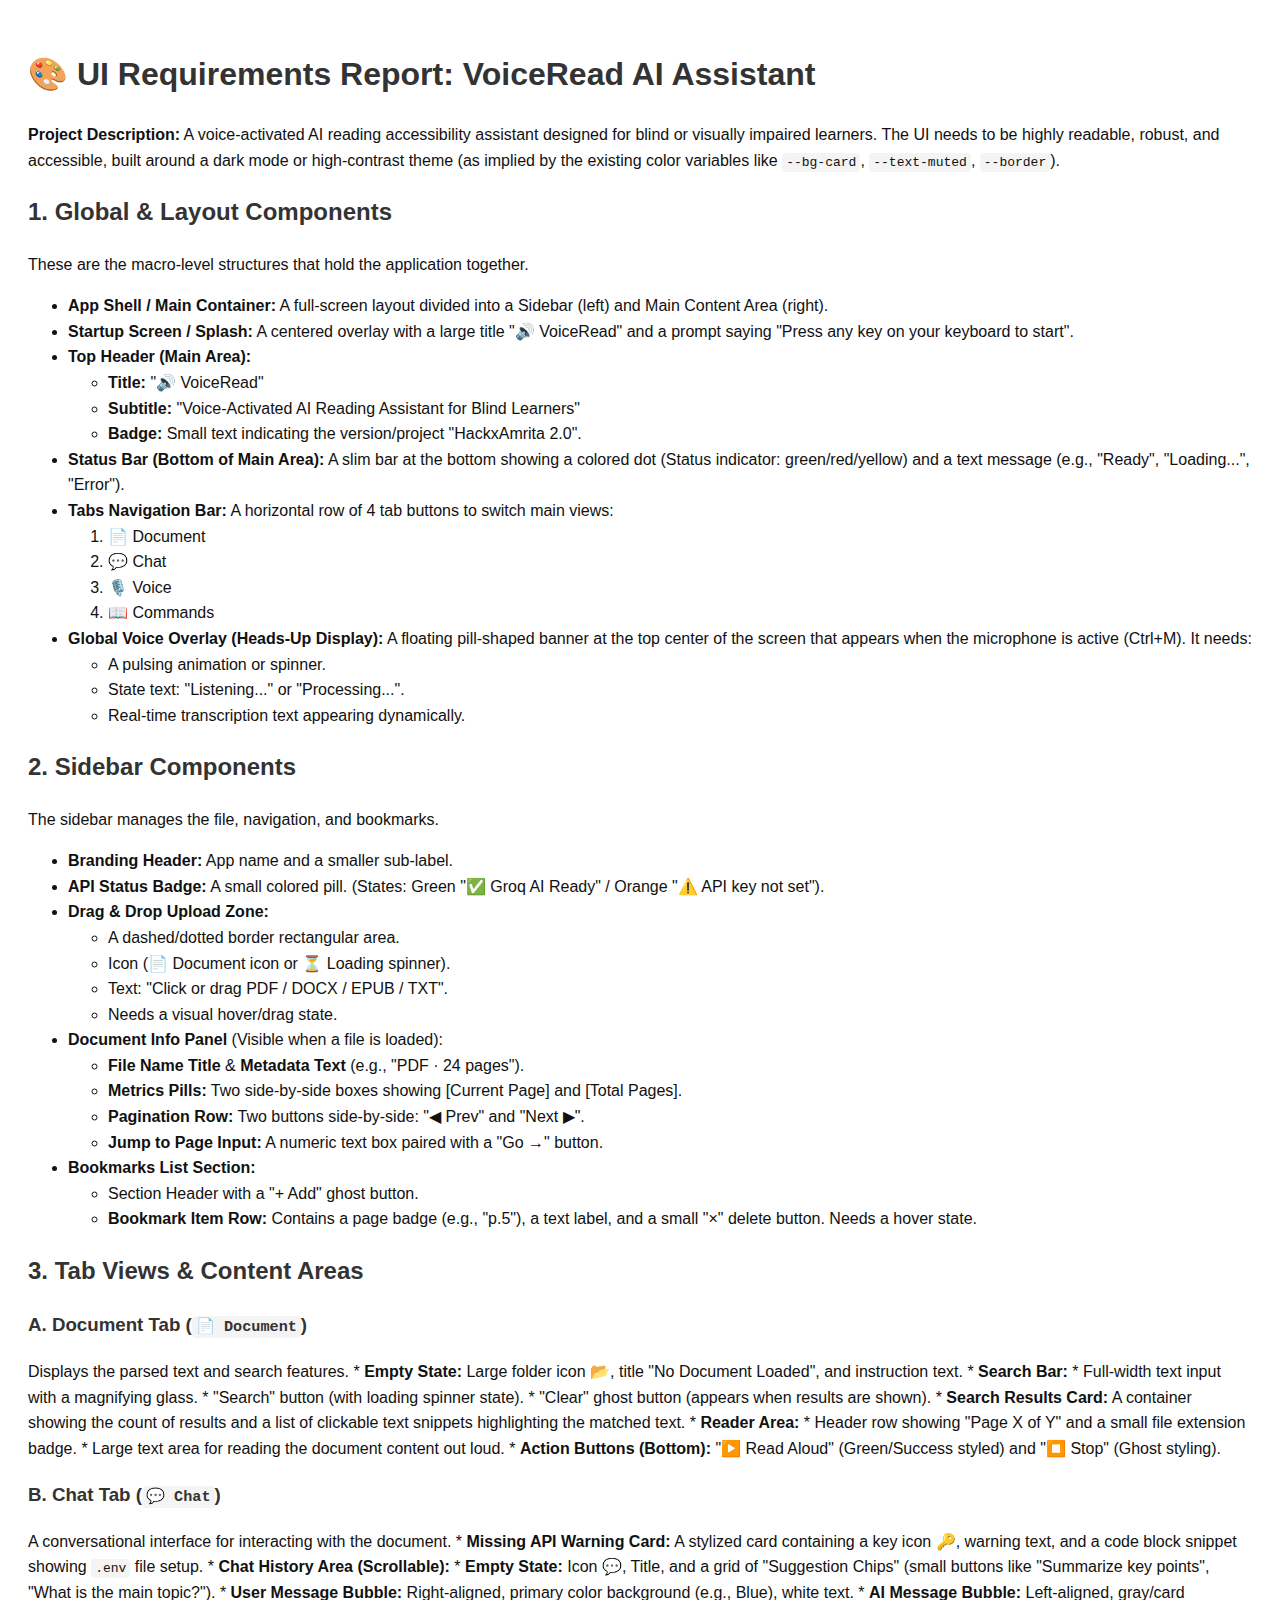
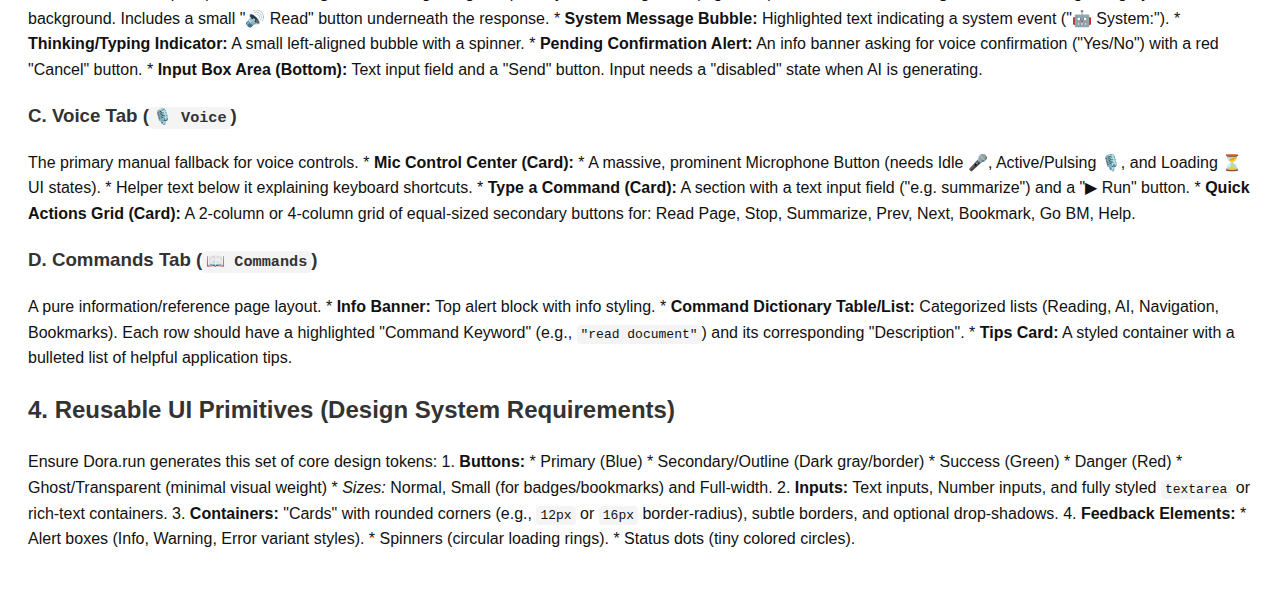
<file: UI_Requirements_Report.html>
<!DOCTYPE html>
<html>
<head>
<meta charset='utf-8'>
<title>UI Requirements Report</title>
<style>
body {
    font-family: Arial, sans-serif;
    line-height: 1.6;
    padding: 20px;
    color: #111;
}
h1, h2, h3 {
    color: #333;
}
code {
    background: #f4f4f4;
    padding: 2px 4px;
    border-radius: 4px;
}
</style>
</head>
<body>
<h1>🎨 UI Requirements Report: VoiceRead AI Assistant</h1>
<p><strong>Project Description:</strong> A voice-activated AI reading accessibility assistant designed for blind or visually impaired learners. The UI needs to be highly readable, robust, and accessible, built around a dark mode or high-contrast theme (as implied by the existing color variables like <code>--bg-card</code>, <code>--text-muted</code>, <code>--border</code>).</p>
<h2>1. Global &amp; Layout Components</h2>
<p>These are the macro-level structures that hold the application together.</p>
<ul>
<li><strong>App Shell / Main Container:</strong> A full-screen layout divided into a Sidebar (left) and Main Content Area (right).</li>
<li><strong>Startup Screen / Splash:</strong> A centered overlay with a large title "🔊 VoiceRead" and a prompt saying "Press any key on your keyboard to start".</li>
<li><strong>Top Header (Main Area):</strong><ul>
<li><strong>Title:</strong> "🔊 VoiceRead"</li>
<li><strong>Subtitle:</strong> "Voice-Activated AI Reading Assistant for Blind Learners"</li>
<li><strong>Badge:</strong> Small text indicating the version/project "HackxAmrita 2.0".</li>
</ul>
</li>
<li><strong>Status Bar (Bottom of Main Area):</strong> A slim bar at the bottom showing a colored dot (Status indicator: green/red/yellow) and a text message (e.g., "Ready", "Loading...", "Error").</li>
<li><strong>Tabs Navigation Bar:</strong> A horizontal row of 4 tab buttons to switch main views:<ol>
<li>📄 Document</li>
<li>💬 Chat</li>
<li>🎙️ Voice</li>
<li>📖 Commands</li>
</ol>
</li>
<li><strong>Global Voice Overlay (Heads-Up Display):</strong> A floating pill-shaped banner at the top center of the screen that appears when the microphone is active (Ctrl+M). It needs:<ul>
<li>A pulsing animation or spinner.</li>
<li>State text: "Listening..." or "Processing...".</li>
<li>Real-time transcription text appearing dynamically.</li>
</ul>
</li>
</ul>
<h2>2. Sidebar Components</h2>
<p>The sidebar manages the file, navigation, and bookmarks.</p>
<ul>
<li><strong>Branding Header:</strong> App name and a smaller sub-label.</li>
<li><strong>API Status Badge:</strong> A small colored pill. (States: Green "✅ Groq AI Ready" / Orange "⚠️ API key not set").</li>
<li><strong>Drag &amp; Drop Upload Zone:</strong><ul>
<li>A dashed/dotted border rectangular area.</li>
<li>Icon (📄 Document icon or ⏳ Loading spinner).</li>
<li>Text: "Click or drag PDF / DOCX / EPUB / TXT".</li>
<li>Needs a visual hover/drag state.</li>
</ul>
</li>
<li><strong>Document Info Panel</strong> (Visible when a file is loaded):<ul>
<li><strong>File Name Title</strong> &amp; <strong>Metadata Text</strong> (e.g., "PDF · 24 pages").</li>
<li><strong>Metrics Pills:</strong> Two side-by-side boxes showing [Current Page] and [Total Pages].</li>
<li><strong>Pagination Row:</strong> Two buttons side-by-side: "◀ Prev" and "Next ▶".</li>
<li><strong>Jump to Page Input:</strong> A numeric text box paired with a "Go →" button.</li>
</ul>
</li>
<li><strong>Bookmarks List Section:</strong><ul>
<li>Section Header with a "+ Add" ghost button.</li>
<li><strong>Bookmark Item Row:</strong> Contains a page badge (e.g., "p.5"), a text label, and a small "×" delete button. Needs a hover state.</li>
</ul>
</li>
</ul>
<h2>3. Tab Views &amp; Content Areas</h2>
<h3>A. Document Tab (<code>📄 Document</code>)</h3>
<p>Displays the parsed text and search features.
*   <strong>Empty State:</strong> Large folder icon 📂, title "No Document Loaded", and instruction text.
*   <strong>Search Bar:</strong>
    *   Full-width text input with a magnifying glass.
    *   "Search" button (with loading spinner state).
    *   "Clear" ghost button (appears when results are shown).
*   <strong>Search Results Card:</strong> A container showing the count of results and a list of clickable text snippets highlighting the matched text.
*   <strong>Reader Area:</strong>
    *   Header row showing "Page X of Y" and a small file extension badge.
    *   Large text area for reading the document content out loud.
*   <strong>Action Buttons (Bottom):</strong> "▶️ Read Aloud" (Green/Success styled) and "⏹️ Stop" (Ghost styling).</p>
<h3>B. Chat Tab (<code>💬 Chat</code>)</h3>
<p>A conversational interface for interacting with the document.
*   <strong>Missing API Warning Card:</strong> A stylized card containing a key icon 🔑, warning text, and a code block snippet showing <code>.env</code> file setup.
*   <strong>Chat History Area (Scrollable):</strong>
    *   <strong>Empty State:</strong> Icon 💬, Title, and a grid of "Suggestion Chips" (small buttons like "Summarize key points", "What is the main topic?").
    *   <strong>User Message Bubble:</strong> Right-aligned, primary color background (e.g., Blue), white text.
    *   <strong>AI Message Bubble:</strong> Left-aligned, gray/card background. Includes a small "🔊 Read" button underneath the response.
    *   <strong>System Message Bubble:</strong> Highlighted text indicating a system event ("🤖 System:").
    *   <strong>Thinking/Typing Indicator:</strong> A small left-aligned bubble with a spinner.
*   <strong>Pending Confirmation Alert:</strong> An info banner asking for voice confirmation ("Yes/No") with a red "Cancel" button.
*   <strong>Input Box Area (Bottom):</strong> Text input field and a "Send" button. Input needs a "disabled" state when AI is generating.</p>
<h3>C. Voice Tab (<code>🎙️ Voice</code>)</h3>
<p>The primary manual fallback for voice controls.
*   <strong>Mic Control Center (Card):</strong>
    *   A massive, prominent Microphone Button (needs Idle 🎤, Active/Pulsing 🎙️, and Loading ⏳ UI states).
    *   Helper text below it explaining keyboard shortcuts.
*   <strong>Type a Command (Card):</strong> A section with a text input field ("e.g. summarize") and a "▶ Run" button.
*   <strong>Quick Actions Grid (Card):</strong> A 2-column or 4-column grid of equal-sized secondary buttons for: Read Page, Stop, Summarize, Prev, Next, Bookmark, Go BM, Help.</p>
<h3>D. Commands Tab (<code>📖 Commands</code>)</h3>
<p>A pure information/reference page layout.
*   <strong>Info Banner:</strong> Top alert block with info styling.
*   <strong>Command Dictionary Table/List:</strong> Categorized lists (Reading, AI, Navigation, Bookmarks). Each row should have a highlighted "Command Keyword" (e.g., <code>"read document"</code>) and its corresponding "Description".
*   <strong>Tips Card:</strong> A styled container with a bulleted list of helpful application tips.</p>
<h2>4. Reusable UI Primitives (Design System Requirements)</h2>
<p>Ensure Dora.run generates this set of core design tokens:
1.  <strong>Buttons:</strong>
    *   Primary (Blue)
    *   Secondary/Outline (Dark gray/border)
    *   Success (Green)
    *   Danger (Red)
    *   Ghost/Transparent (minimal visual weight)
    *   <em>Sizes:</em> Normal, Small (for badges/bookmarks) and Full-width.
2.  <strong>Inputs:</strong> Text inputs, Number inputs, and fully styled <code>textarea</code> or rich-text containers.
3.  <strong>Containers:</strong> "Cards" with rounded corners (e.g., <code>12px</code> or <code>16px</code> border-radius), subtle borders, and optional drop-shadows.
4.  <strong>Feedback Elements:</strong>
    *   Alert boxes (Info, Warning, Error variant styles).
    *   Spinners (circular loading rings).
    *   Status dots (tiny colored circles).</p>
</body>
</html>
</file>
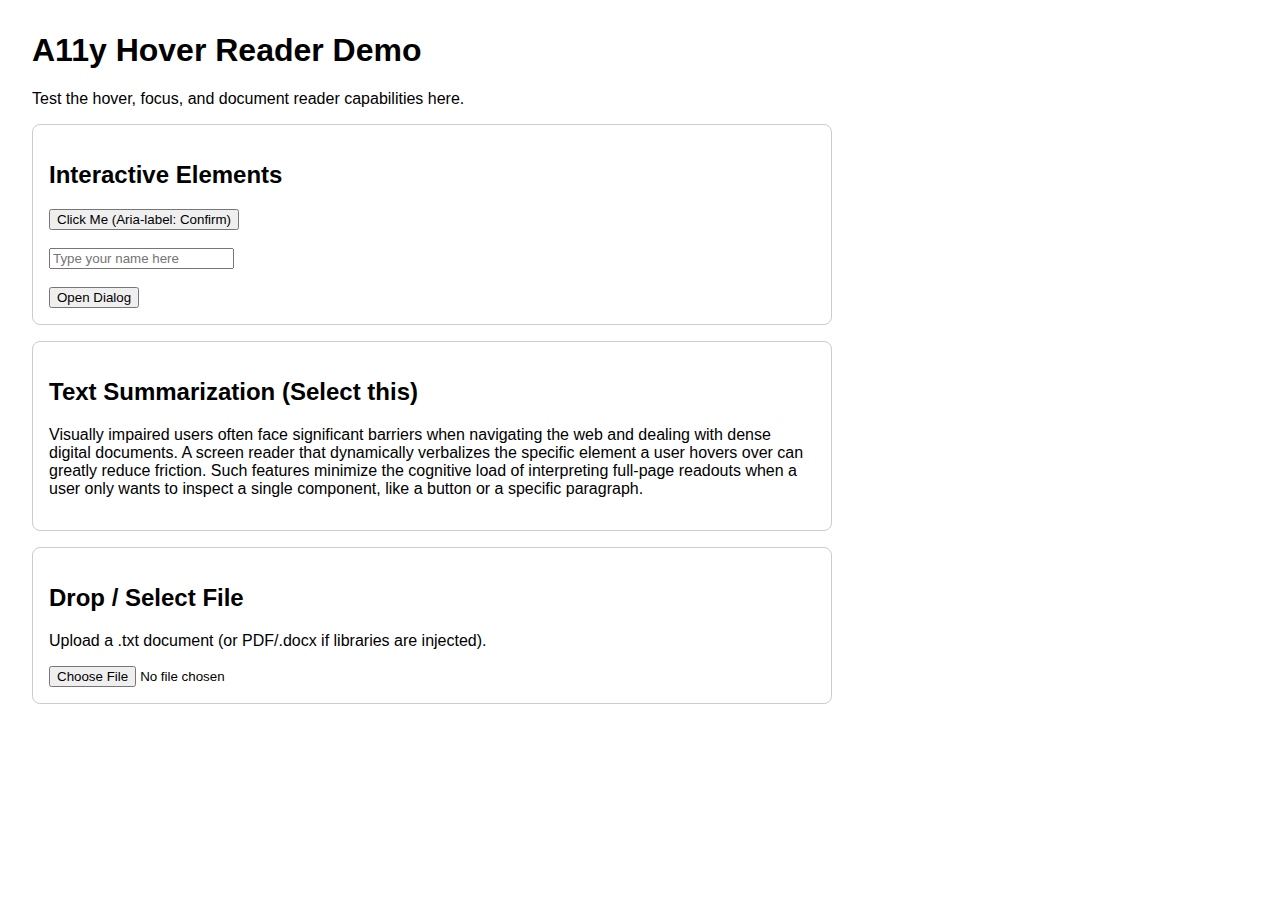
<file: a11y-hover-reader/demo.html>
<!DOCTYPE html>
<html lang="en">

<head>
    <meta charset="UTF-8">
    <title>A11y Demo Page</title>
    <style>
        body {
            font-family: sans-serif;
            margin: 2rem;
            max-width: 800px;
        }

        .card {
            border: 1px solid #ccc;
            padding: 1rem;
            margin: 1rem 0;
            border-radius: 8px;
        }

        .hidden {
            display: none;
        }

        dialog {
            padding: 2rem;
            border-radius: 8px;
            border: 1px solid #aaa;
        }
    </style>
</head>

<body>
    <header role="banner">
        <h1>A11y Hover Reader Demo</h1>
        <p>Test the hover, focus, and document reader capabilities here.</p>
    </header>

    <main role="main">
        <section aria-labelledby="interactive-sec" class="card">
            <h2 id="interactive-sec">Interactive Elements</h2>
            <button aria-label="Confirm Action">Click Me (Aria-label: Confirm)</button>
            <br><br>
            <input type="text" placeholder="Type your name here" alt="Name Input">
            <br><br>
            <button id="openModal">Open Dialog</button>
        </section>

        <section aria-labelledby="text-sec" class="card">
            <h2 id="text-sec">Text Summarization (Select this)</h2>
            <p>
                Visually impaired users often face significant barriers when navigating the web and dealing with dense
                digital documents. A screen reader that dynamically verbalizes the specific element a user hovers over
                can greatly reduce friction. Such features minimize the cognitive load of interpreting full-page
                readouts when a user only wants to inspect a single component, like a button or a specific paragraph.
            </p>
        </section>

        <section class="card" aria-labelledby="file-sec">
            <h2 id="file-sec">Drop / Select File</h2>
            <p>Upload a .txt document (or PDF/.docx if libraries are injected).</p>
            <input type="file" aria-label="Upload document to read">
        </section>
    </main>

    <dialog id="modal" aria-labelledby="modal-title" aria-describedby="modal-desc">
        <h2 id="modal-title">Important Notice</h2>
        <p id="modal-desc">This is a modal dialog. Test keyboard tabbing inside it.</p>
        <button id="closeModal">Close</button>
    </dialog>

    <script>
        const modal = document.getElementById('modal');
        document.getElementById('openModal').onclick = () => modal.showModal();
        document.getElementById('closeModal').onclick = () => modal.close();
    </script>
</body>

</html>
</file>
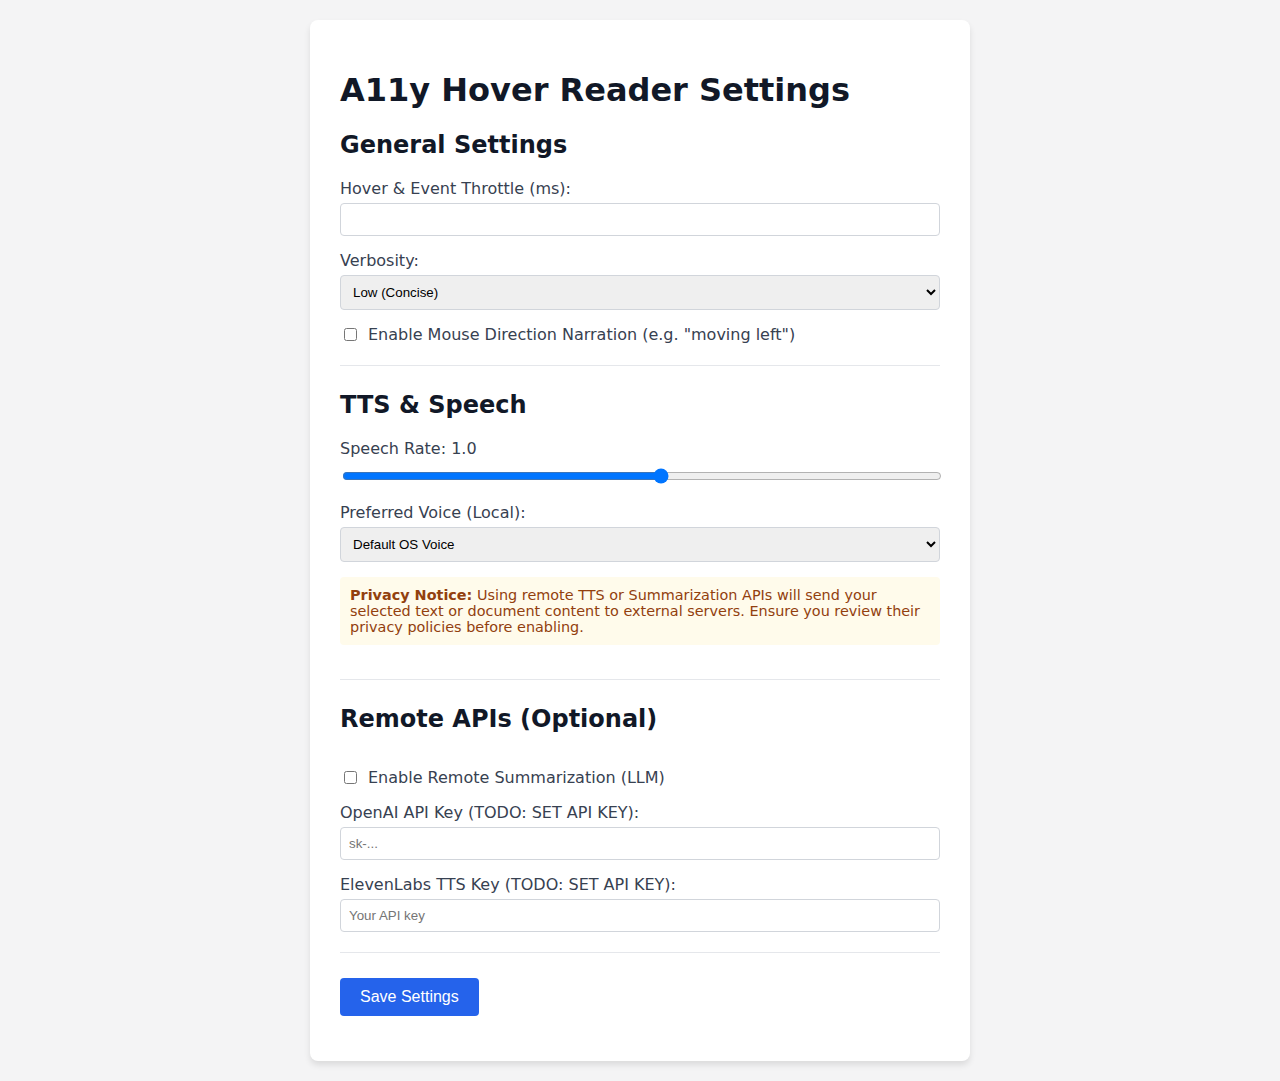
<file: a11y-hover-reader/options/options.html>
<!DOCTYPE html>
<html>
<head>
    <title>A11y Hover Reader - Options</title>
    <link rel="stylesheet" href="options.css">
</head>
<body>
    <main class="container">
        <h1>A11y Hover Reader Settings</h1>
        
        <section aria-labelledby="general-settings">
            <h2 id="general-settings">General Settings</h2>
            
            <label for="throttle">Hover & Event Throttle (ms):</label>
            <input type="number" id="throttle" min="100" max="2000" step="100">
            
            <label for="verbosity">Verbosity:</label>
            <select id="verbosity">
                <option value="low">Low (Concise)</option>
                <option value="normal">Normal</option>
                <option value="high">High (Detailed)</option>
            </select>
            
            <label>
               <input type="checkbox" id="directionNarration">
               Enable Mouse Direction Narration (e.g. "moving left")
            </label>
        </section>

        <section aria-labelledby="tts-settings">
            <h2 id="tts-settings">TTS & Speech</h2>
            <label for="speechRate">Speech Rate: <span id="rateValue">1.0</span></label>
            <input type="range" id="speechRate" min="0.5" max="2.0" step="0.1">
            
            <label for="voiceSelect">Preferred Voice (Local):</label>
            <select id="voiceSelect"></select>
            
            <p class="warning">
                <strong>Privacy Notice:</strong> Using remote TTS or Summarization APIs will send your selected text or document content to external servers. Ensure you review their privacy policies before enabling.
            </p>
        </section>

        <section aria-labelledby="api-settings">
            <h2 id="api-settings">Remote APIs (Optional)</h2>
            <label>
               <input type="checkbox" id="useRemoteSummarizer">
               Enable Remote Summarization (LLM)
            </label>
            <br>
            <label for="openAiApiKey">OpenAI API Key (TODO: SET API KEY):</label>
            <input type="password" id="openAiApiKey" placeholder="sk-...">
            
            <label for="elevenLabsKey">ElevenLabs TTS Key (TODO: SET API KEY):</label>
            <input type="password" id="elevenLabsKey" placeholder="Your API key">
        </section>

        <button id="saveBtn">Save Settings</button>
        <div id="status" aria-live="polite"></div>
    </main>
    <script src="options.js"></script>
</body>
</html>
</file>
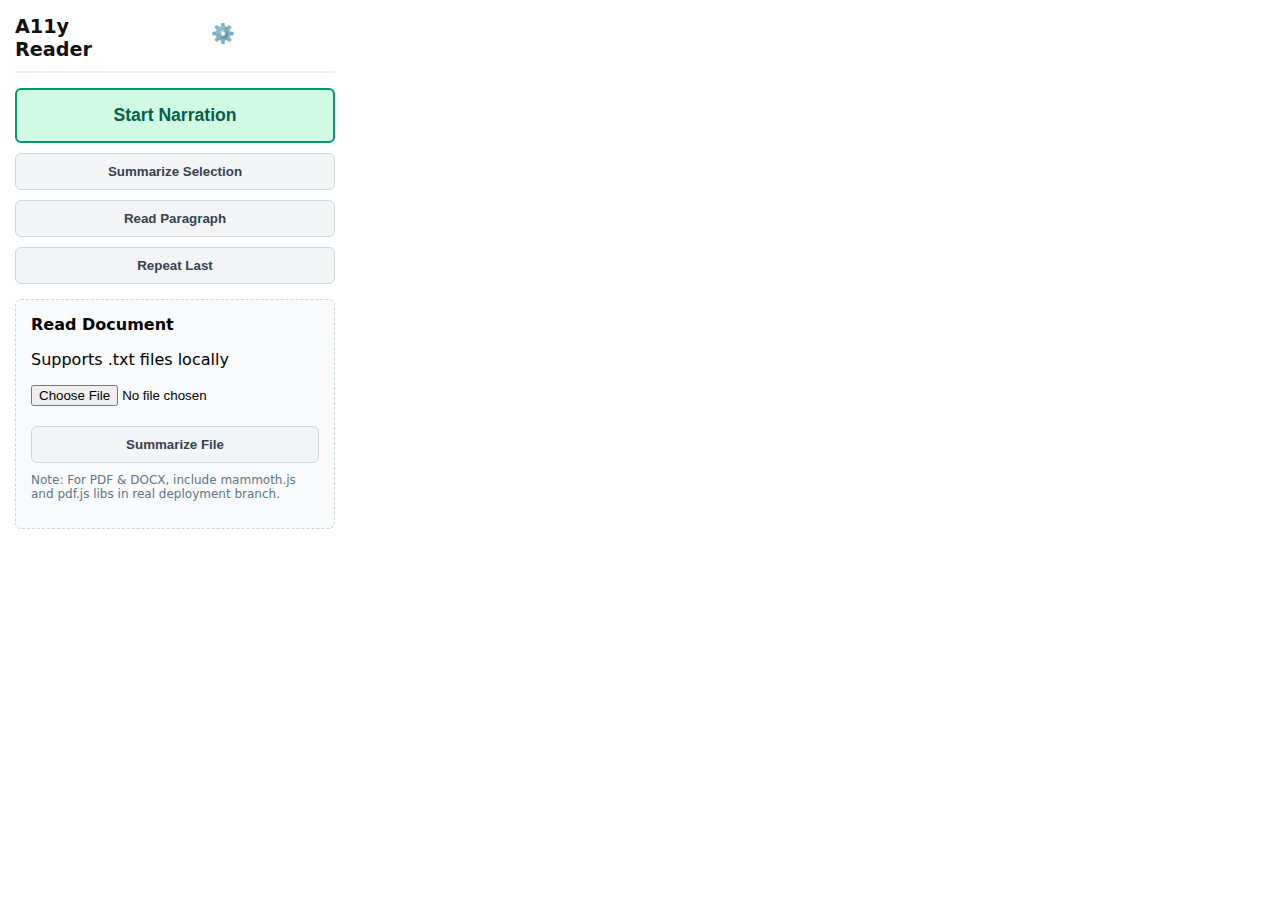
<file: a11y-hover-reader/popup/popup.html>
<!DOCTYPE html>
<html>

<head>
    <title>A11y Hover Reader</title>
    <link rel="stylesheet" href="popup.css">
</head>

<body>
    <div class="header">
        <h1>A11y Reader</h1>
        <button id="optionsBtn" aria-label="Settings">⚙️</button>
    </div>

    <div class="commands">
        <button id="btnToggleNarration"
            style="padding:15px; font-size: 1.1em; background-color: #d1fae5; color: #065f46; border: 2px solid #059669;">Start
            Narration</button>
        <button id="btnReadSel">Summarize Selection</button>
        <button id="btnReadPara">Read Paragraph</button>
        <button id="btnRepeat">Repeat Last</button>
    </div>

    <div class="file-area" role="region" aria-label="Document Reader">
        <h2>Read Document</h2>
        <p>Supports .txt files locally</p>
        <input type="file" id="fileInput" accept=".txt,.rtf">
        <div id="fileStatus" aria-live="polite"></div>
        <button id="btnSummarizeFile" disabled>Summarize File</button>
        <p class="note">Note: For PDF & DOCX, include mammoth.js and pdf.js libs in real deployment branch.</p>
    </div>

    <script src="popup.js"></script>
</body>

</html>
</file>
<file: a11y-hover-reader/options/options.css>
body { font-family: system-ui, sans-serif; background: #f4f4f5; margin: 0; padding: 20px; }
.container { max-width: 600px; margin: auto; background: white; padding: 30px; border-radius: 8px; box-shadow: 0 4px 6px rgba(0,0,0,0.1); }
h1, h2 { color: #111827; }
section { margin-bottom: 25px; padding-bottom: 20px; border-bottom: 1px solid #e5e7eb; }
label { display: block; margin-top: 15px; font-weight: 500; color: #374151; }
input[type="number"], select, input[type="password"] { 
    width: 100%; padding: 8px; margin-top: 5px; border: 1px solid #d1d5db; border-radius: 4px; box-sizing: border-box;
}
input[type="range"] { width: 100%; margin-top: 10px; }
label:has(input[type="checkbox"]) { display: inline-flex; align-items: center; gap: 8px; cursor: pointer; }
.warning { background: #fffbeb; color: #92400e; padding: 10px; border-radius: 4px; font-size: 0.9em; margin-top: 15px; }
button { background: #2563eb; color: white; border: none; padding: 10px 20px; border-radius: 4px; font-size: 16px; cursor: pointer; transition: background 0.2s; }
button:hover { background: #1d4ed8; }
button:focus { outline: 3px solid #60a5fa; }
#status { margin-top: 15px; color: #059669; font-weight: bold; }
</file>
<file: a11y-hover-reader/popup/popup.css>
body {
    font-family: system-ui, sans-serif;
    width: 320px;
    margin: 0;
    padding: 15px;
    background: #fff;
}

.header {
    display: flex;
    justify-content: space-between;
    align-items: center;
    border-bottom: 2px solid #eee;
    padding-bottom: 10px;
    margin-bottom: 15px;
}

h1 {
    font-size: 1.2rem;
    margin: 0;
    color: #111;
}

#optionsBtn {
    background: none;
    border: none;
    font-size: 1.2rem;
    cursor: pointer;
    padding: 5px;
}

button {
    width: 100%;
    display: block;
    background: #f3f4f6;
    border: 1px solid #d1d5db;
    color: #374151;
    padding: 10px;
    font-weight: 600;
    text-align: center;
    border-radius: 6px;
    margin-bottom: 10px;
    cursor: pointer;
    transition: 0.2s;
}

button:hover {
    background: #e5e7eb;
}

button:focus {
    outline: 2px solid #3b82f6;
    outline-offset: 2px;
}

button.danger {
    background: #fee2e2;
    border-color: #fca5a5;
    color: #991b1b;
}

button.danger:hover {
    background: #fecaca;
}

.file-area {
    background: #f9fafb;
    padding: 15px;
    border-radius: 6px;
    margin-top: 15px;
    border: 1px dashed #cbd5e1;
}

.file-area h2 {
    font-size: 1rem;
    margin-top: 0;
}

input[type="file"] {
    width: 100%;
    margin-bottom: 10px;
}

#fileStatus {
    font-size: 0.9rem;
    margin-bottom: 10px;
    color: #475569;
}

.note {
    font-size: 0.75rem;
    color: #64748b;
    margin-top: 10px;
}
</file>
